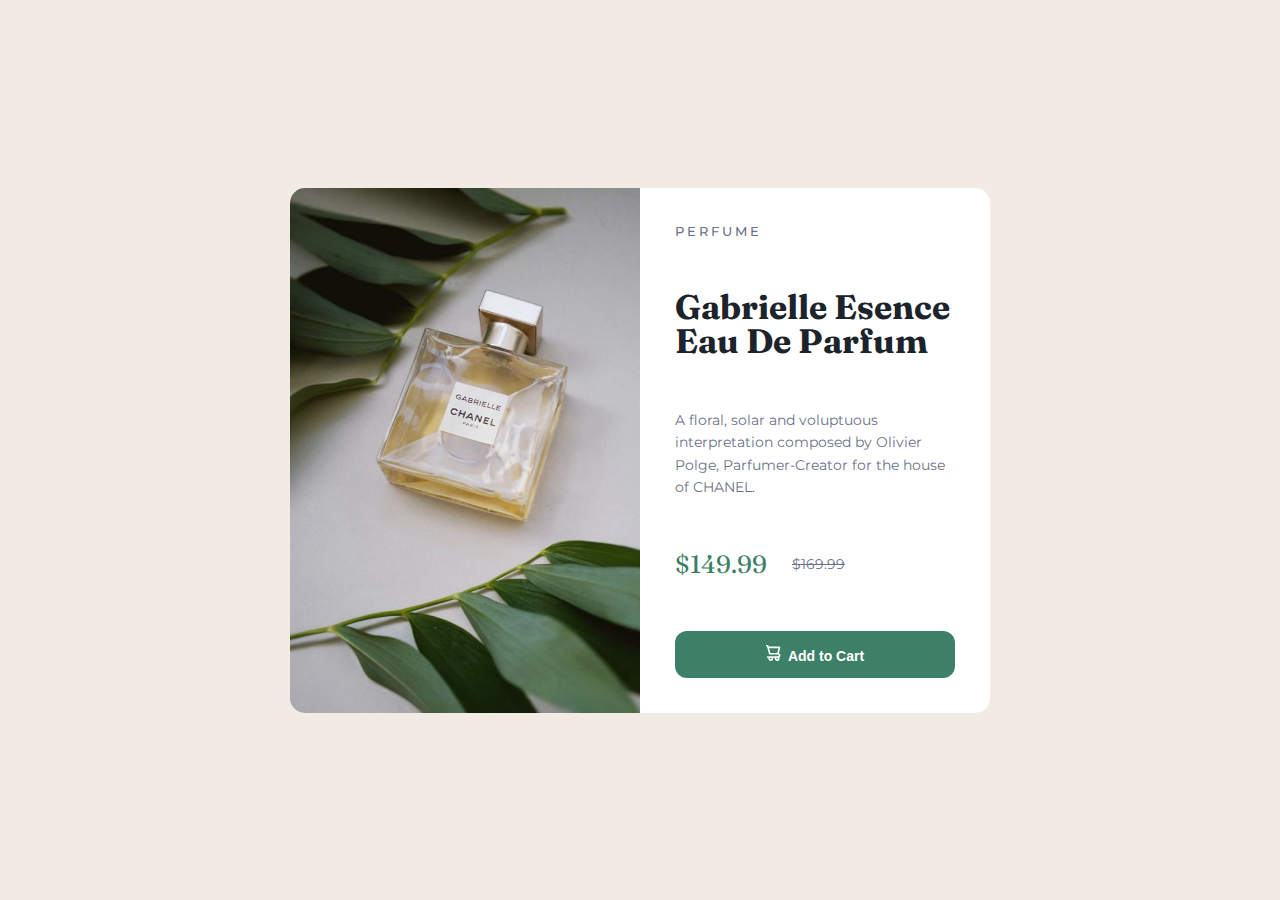
<file: index.html>
<!DOCTYPE html>
<html lang="en">
    <head>
        <title>Frontend mentor Product card component</title>
        <meta charset="UTF-8">
        <meta name="viewport" content="width=device-width, initial-scale=0">

        <link href="css/style.css" rel="stylesheet">
    </head>
    <body>
    <div class="container">
        <div class="grid">
            <div class="img">
                <img src="images/image-product-desktop.jpg" alt="">
            </div>
            <div class="card-content">
                <h6 class="pro-cat">Perfume</h6>
                <h2 class="pro-name">Gabrielle Esence Eau De Parfum</h2>
                <p class="pro-des">A floral, solar and voluptuous interpretation composed by Olivier Polge,
                    Parfumer-Creator for the house of CHANEL.</p>
            <div class="price">
                <p class="current-price">$149.99</p>
                <p class="old-price">$169.99</p>
            </div>
            <button class="cta"><img src="images/icon-cart.svg" alt="icon-cart">Add to Cart</button>
        </div>
    </div>
  </div>
    </body>
</html>
</file>
<file: css/style.css>
@import url('https://fonts.googleapis.com/css2?family=Fraunces:opsz,wght@9..144,700&family=Montserrat:wght@500;700&display=swap');


*{
    margin: 0;
    padding: 0;
    box-sizing: border-box;
}

body{
    font-family: 'Montserrat', sans-serif;
    background-color: hsl(30, 38%, 92%);
    font-size: 14px;
    min-height: 100vh;
    display: flex;
    justify-content: center;
    align-items: center;
}

.container{
    margin: 30px auto;
    padding: 0 30px;
}

.grid{
    max-width: 700px;
    display: grid;
    grid-template-columns: 1fr 1fr;
    background-color: #FFF;
    border-radius: 15px;
    overflow: hidden;
}

.img img{
    max-width: 100%;
    display: inherit;
}


.card-content{
    padding: 35px;
    display: flex;
    flex-direction: column;
    justify-content: space-between;
}

h6.pro-cat{
    text-transform: uppercase;
    letter-spacing: 3px;
    font-size: 13px;
    color: hsl(228, 12%, 48%);
    font-weight: 500;
}

h2.pro-name{
    font-family: 'Fraunces', serif;
    font-size: 34px;
    line-height: 1em;
    color: hsl(212, 21%, 14%);
}

p.pro-des{
    color: hsl(228, 12%, 48%);
    line-height: 1.6em;
}

.price{
    display: flex;
    align-items: center;
}

p.current-price{
    font-family: 'Fraunces', serif;
    color: hsl(158, 36%, 37%);
    font-size: 25px;
    padding-right: 25px;
}

p.old-price{
    color: hsl(228, 12%, 48%);
    text-decoration: line-through;
}

button.cta{
    background-color: hsl(158, 36%, 37%);
    border: none;
    padding: 14px 0;
    border-radius: 12px;
    color: white;
    font-size: 14px;
    font-weight: 700;
    cursor: pointer;
    transition: background-color .3s ease;
    width: 100%;
}

button.cta:hover{
    background-color: hsl(158, 36%, 23%);
}

button.cta img{
    padding-right: 7px;
}

@media only screen and (max-width: 628px){
    .grid{
        grid-template-columns: 1fr;
    }
    .img img{
        max-height: 450px;
        width: 100%;
        object-fit: cover;
    }
    .card-content{
        display: block;
    }
    h6.pro-cat, h2.pro-name, p.pro-des, .price{
        padding-bottom: 23px;
    }
}

@media only screen and (max-width: 375px){
    .container{
        margin: 15px auto;
        padding: 0 15px;
    }
    .img img{
        max-height: 290px;
    }
    .card-content{
        padding: 24px;
    }
    h6.pro-cat, h2.pro-name, p.pro-des, .price{
        padding-bottom: 16px;
    }
    h2.pro-name{
        font-size: 28px;
    }
    p.pro-des{
        font-size: 12px;
    }
    p.current-price{
        font-size: 23px;
    }
    button.cta{
        padding: 12px 0;
        font-size: 13px;
    }
}
</file>
